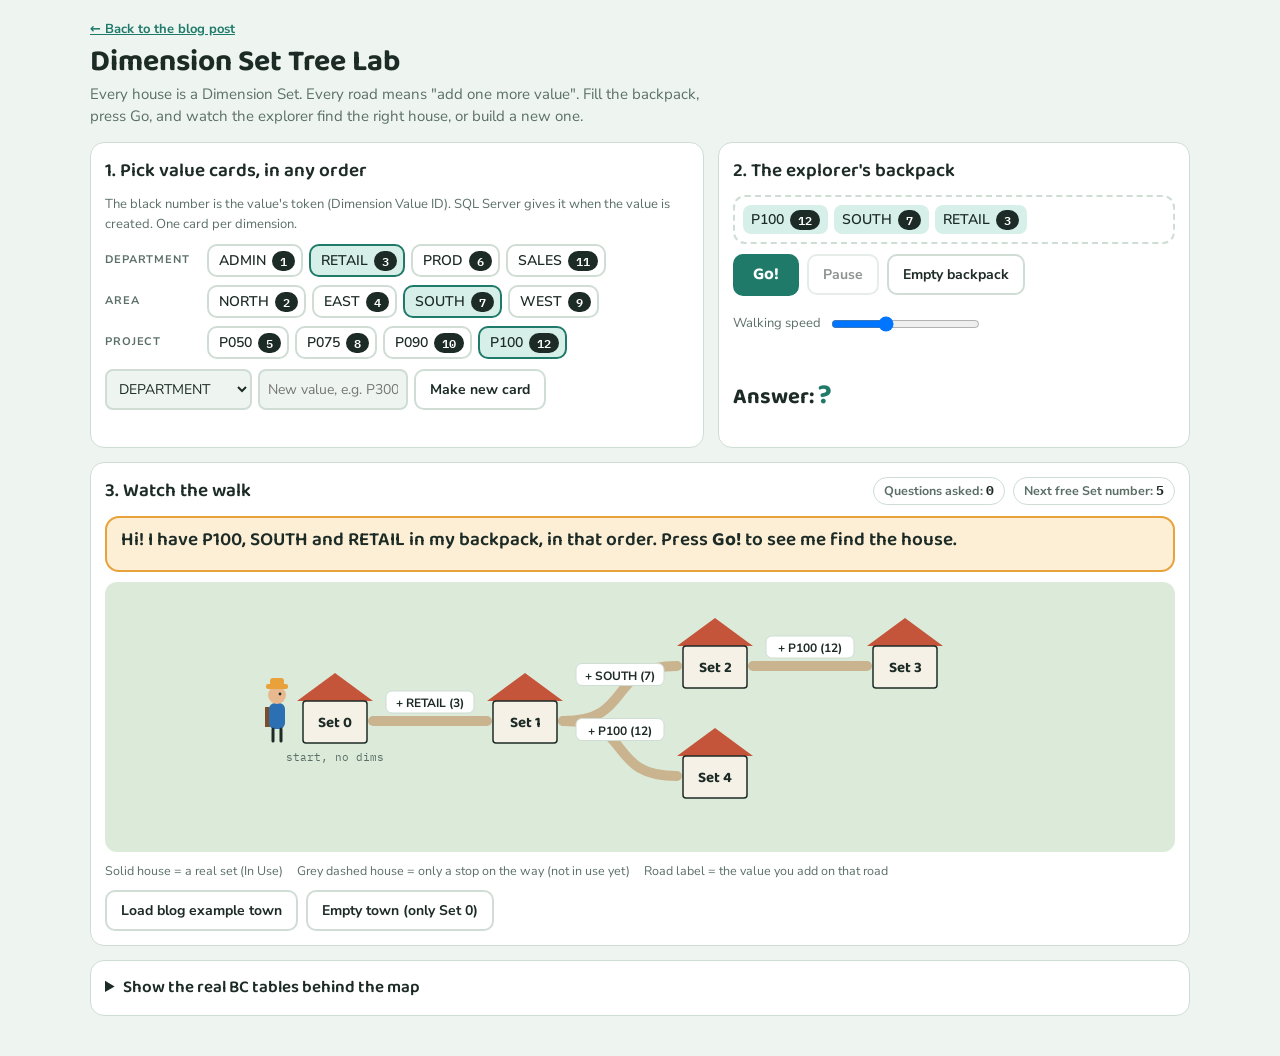
<file: demos/dimension-set-tree-lab.html>
<!doctype html>
<html lang="en">
<head>
<meta charset="utf-8">
<meta name="viewport" content="width=device-width, initial-scale=1, viewport-fit=cover">
<title>Dimension Set Tree Lab</title>
<meta name="claude:viewport-fit-sides" content="cover">
<link rel="preconnect" href="https://fonts.googleapis.com">
<link rel="stylesheet" href="https://fonts.googleapis.com/css2?family=Baloo+2:wght@500;600;700&family=Nunito+Sans:wght@400;600;700&family=IBM+Plex+Mono:wght@500&display=swap">
<style>
/* Layout: a storybook map. Backpack of value cards on top, the town of Set houses in the middle, the notebook table tucked below. */
:root{
  --bg:#eef5f1; --panel:#ffffff; --line:#cfddd5; --fg:#1d2b26; --muted:#5b6f67;
  --road:#c9b48f; --grass:#dcebd9; --house:#f6f1e6; --roof:#c4553a; --roof-step:#a8b3ad;
  --accent:#1f7a6a; --accent-soft:#d6efe8; --sun:#e9a23b; --sun-soft:#fcefd6; --new:#c4553a; --new-soft:#f9e1d9;
  --card:#ffffff; --tok-bg:#1d2b26; --tok-fg:#ffffff; --hero-body:#2d6fb3; --hero-skin:#e8b98f; --hero-hat:#e9a23b; --hero-pack:#7a4e2d;
  --display:"Baloo 2","Trebuchet MS",system-ui,sans-serif; --body:"Nunito Sans","Segoe UI",system-ui,sans-serif; --mono:"IBM Plex Mono",ui-monospace,Consolas,monospace;
}
@media (prefers-color-scheme: dark){:root:not([data-theme="light"]){
  --bg:#13201c; --panel:#1b2c27; --line:#2f443d; --fg:#e8f1ed; --muted:#9db3aa;
  --road:#6b5d45; --grass:#1f3530; --house:#2a3a35; --roof:#d9714f; --roof-step:#56655f;
  --accent:#5cc4b0; --accent-soft:#1d3f38; --sun:#f0b65a; --sun-soft:#3b2f18; --new:#ec8a6c; --new-soft:#3e2219;
  --card:#22362f; --tok-bg:#e8f1ed; --tok-fg:#13201c; color-scheme:dark}}
:root[data-theme="dark"]{
  --bg:#13201c; --panel:#1b2c27; --line:#2f443d; --fg:#e8f1ed; --muted:#9db3aa;
  --road:#6b5d45; --grass:#1f3530; --house:#2a3a35; --roof:#d9714f; --roof-step:#56655f;
  --accent:#5cc4b0; --accent-soft:#1d3f38; --sun:#f0b65a; --sun-soft:#3b2f18; --new:#ec8a6c; --new-soft:#3e2219;
  --card:#22362f; --tok-bg:#e8f1ed; --tok-fg:#13201c; color-scheme:dark}
*{box-sizing:border-box}
body{background:var(--bg);color:var(--fg);font-family:var(--body);font-size:15px;line-height:1.5;margin:0;
  padding-left:max(16px,env(safe-area-inset-left,0px));padding-right:max(16px,env(safe-area-inset-right,0px));padding-block:20px 40px}
.wrap{max-width:1100px;margin:0 auto;display:flex;flex-direction:column;gap:14px}
h1{font-family:var(--display);font-weight:700;font-size:30px;line-height:1.1;margin:0}
.lead{margin:4px 0 0;color:var(--muted);max-width:70ch}
.panel{background:var(--panel);border:1px solid var(--line);border-radius:14px;padding:14px;display:flex;flex-direction:column;gap:10px;min-width:0}
h2{font-family:var(--display);font-weight:600;font-size:19px;margin:0}
.hint{color:var(--muted);font-size:13px;margin:0}
.dimrow{display:flex;flex-wrap:wrap;align-items:center;gap:6px}
.dimname{font-size:11px;letter-spacing:.08em;text-transform:uppercase;color:var(--muted);font-weight:700;min-width:96px}
.vcard{display:inline-flex;align-items:center;gap:6px;border:2px solid var(--line);background:var(--card);color:var(--fg);border-radius:10px;padding:4px 6px 4px 10px;font:inherit;font-size:14px;font-weight:600;cursor:pointer}
.vcard:hover{border-color:var(--accent)}
.vcard.on{border-color:var(--accent);background:var(--accent-soft)}
.vcard.pop{animation:pop .9s ease}
.tok{font-family:var(--mono);font-size:12px;background:var(--tok-bg);color:var(--tok-fg);border-radius:999px;padding:1px 8px}
@keyframes pop{0%{transform:scale(.5)}60%{transform:scale(1.12)}100%{transform:scale(1)}}
button:focus-visible,input:focus-visible,select:focus-visible,summary:focus-visible{outline:3px solid var(--accent);outline-offset:2px}
.top{display:grid;grid-template-columns:minmax(0,1.3fr) minmax(0,1fr);gap:14px}
@media (max-width:820px){.top{grid-template-columns:minmax(0,1fr)}}
.pack{display:flex;flex-wrap:wrap;gap:6px;align-items:center;min-height:40px;padding:8px;border:2px dashed var(--line);border-radius:12px}
.pack .empty{color:var(--muted);font-size:13px}
.pchip{display:inline-flex;gap:6px;align-items:center;border-radius:8px;padding:4px 8px;background:var(--accent-soft);font-weight:600;font-size:14px}
.pchip.cur{outline:3px solid var(--sun)} .pchip.done{opacity:.55}
.row{display:flex;flex-wrap:wrap;gap:8px;align-items:center}
.btn{font:inherit;font-size:14px;font-weight:700;padding:8px 14px;border-radius:10px;border:2px solid var(--line);background:var(--panel);color:var(--fg);cursor:pointer}
.btn:hover{border-color:var(--accent)}
.btn.go{background:var(--accent);border-color:var(--accent);color:var(--panel);font-family:var(--display);font-size:17px;padding:6px 18px}
.btn:disabled{opacity:.5;cursor:not-allowed}
form.add{display:flex;flex-wrap:wrap;gap:6px}
input,select{font:inherit;font-size:14px;padding:6px 8px;border:2px solid var(--line);border-radius:8px;background:var(--bg);color:var(--fg);min-width:0}
#addCode{width:150px}
.err{color:var(--new);font-size:13px;min-height:1em;margin:0}
.speed{display:flex;align-items:center;gap:8px;font-size:13px;color:var(--muted)}
.stage{position:relative}
.bubble{font-family:var(--display);font-size:19px;font-weight:600;line-height:1.3;background:var(--sun-soft);border:2px solid var(--sun);border-radius:14px;padding:10px 14px;min-height:56px;display:block}
.mapbox{overflow-x:auto;border-radius:12px;background:var(--grass)}
svg#map{display:block;margin:0 auto}
.road{stroke:var(--road);stroke-width:10;stroke-linecap:round;fill:none}
.road.lit{stroke:var(--sun)}
.road.newroad{stroke:var(--new);stroke-dasharray:6 6}
.wall{fill:var(--house);stroke:var(--fg);stroke-width:1.5}
.wall.empty{stroke-dasharray:4 3}
.roof{fill:var(--roof)} .roof.empty{fill:var(--roof-step)}
.sign{font-family:var(--display);font-weight:700;font-size:15px;fill:var(--fg)}
.lbl{font-family:var(--body);font-weight:700;font-size:12px;fill:var(--fg)}
.lblsub{font-family:var(--mono);font-size:11px;fill:var(--muted)}
.ring{fill:none;stroke:var(--sun);stroke-width:4}
.newring{fill:none;stroke:var(--new);stroke-width:4}
.hero .legs line{stroke:var(--fg);stroke-width:3;stroke-linecap:round}
.hero.walking .legL{animation:stepA .32s infinite alternate}
.hero.walking .legR{animation:stepB .32s infinite alternate}
@keyframes stepA{from{transform:rotate(18deg)}to{transform:rotate(-18deg)}}
@keyframes stepB{from{transform:rotate(-18deg)}to{transform:rotate(18deg)}}
.legL,.legR{transform-box:fill-box;transform-origin:top center}
.hero.cheer{animation:jump .5s ease 3}
@keyframes jump{0%,100%{transform:translateY(0)}50%{transform:translateY(-10px)}}
.heroWrap{transform-box:fill-box}
.answer{font-family:var(--display);font-size:22px;font-weight:700}
.answer .num{color:var(--accent);font-size:28px}
.counters{display:flex;flex-wrap:wrap;gap:8px}
.pill{font-size:12.5px;font-weight:700;border:1px solid var(--line);border-radius:999px;padding:3px 10px;color:var(--muted);background:var(--panel)}
.pill b{color:var(--fg);font-family:var(--mono)}
.legend{display:flex;flex-wrap:wrap;gap:14px;font-size:12.5px;color:var(--muted)}
details summary{cursor:pointer;font-family:var(--display);font-weight:600;font-size:17px}
.tbl{overflow-x:auto;margin-top:8px}
table{width:100%;border-collapse:collapse;font-size:13px}
th,td{text-align:left;padding:5px 6px;border-bottom:1px solid var(--line);white-space:nowrap;font-variant-numeric:tabular-nums}
th{font-size:11px;letter-spacing:.05em;text-transform:uppercase;color:var(--muted)}
tr.hl{background:var(--sun-soft)} tr.nw{background:var(--new-soft)}
@media (prefers-reduced-motion:reduce){*{animation:none!important;transition:none!important}}
</style>

</head>
<body>
<div class="wrap">
  <header>
    <p class="hint" style="margin:0 0 6px"><a href="../#/post/2026-11-13-dimensions-and-dimension-set-id-explained" style="color:var(--accent);font-weight:700">← Back to the blog post</a></p>
    <h1>Dimension Set Tree Lab</h1>
    <p class="lead">Every house is a Dimension Set. Every road means "add one more value". Fill the backpack, press Go, and watch the explorer find the right house, or build a new one.</p>
  </header>

  <div class="top">
    <section class="panel" aria-labelledby="h-cards">
      <h2 id="h-cards">1. Pick value cards, in any order</h2>
      <p class="hint">The black number is the value's token (Dimension Value ID). SQL Server gives it when the value is created. One card per dimension.</p>
      <div id="cards" style="display:flex;flex-direction:column;gap:8px"></div>
      <form class="add" id="addForm" autocomplete="off">
        <select id="addDim" aria-label="Dimension"></select>
        <input id="addCode" maxlength="20" placeholder="New value, e.g. P300" aria-label="New value code">
        <button class="btn" type="submit">Make new card</button>
      </form>
      <p class="err" id="addErr" role="alert"></p>
    </section>
    <section class="panel" aria-labelledby="h-pack">
      <h2 id="h-pack">2. The explorer's backpack</h2>
      <div class="pack" id="pack"></div>
      <div class="row">
        <button class="btn go" id="go" type="button">Go!</button>
        <button class="btn" id="pause" type="button" aria-pressed="false" disabled>Pause</button>
        <button class="btn" id="clear" type="button">Empty backpack</button>
      </div>
      <label class="speed" for="speed">Walking speed <input type="range" id="speed" min="1" max="4" step="1" value="2"></label>
      <p class="err" id="goErr" role="alert"></p>
      <div class="answer" id="answer" aria-live="polite">Answer: <span class="num">?</span></div>
    </section>
  </div>

  <section class="panel stage" aria-labelledby="h-town">
    <div class="row" style="justify-content:space-between">
      <h2 id="h-town">3. Watch the walk</h2>
      <div class="counters">
        <span class="pill">Questions asked: <b id="cnt">0</b></span>
        <span class="pill">Next free Set number: <b id="nextSet">1</b></span>
      </div>
    </div>
    <div class="bubble" id="bubble" aria-live="polite">Hi! Put some cards in my backpack and press Go.</div>
    <div class="mapbox"><svg id="map" role="img" aria-label="Map of dimension set houses connected by roads"></svg></div>
    <div class="legend">
      <span>Solid house = a real set (In Use)</span>
      <span>Grey dashed house = only a stop on the way (not in use yet)</span>
      <span>Road label = the value you add on that road</span>
    </div>
    <div class="row">
      <button class="btn" id="example" type="button">Load blog example town</button>
      <button class="btn" id="empty" type="button">Empty town (only Set 0)</button>
    </div>
  </section>

  <section class="panel">
    <details>
      <summary>Show the real BC tables behind the map</summary>
      <p class="hint" style="margin-top:6px">Each road is one row of table 481. "Parent" is the house you start from, "Value ID" is the token on the road, "Set ID" is the house it leads to.</p>
      <div class="tbl"><table><thead><tr><th>Parent Set ID</th><th>Dim. Value ID</th><th>Set ID</th><th>In Use</th></tr></thead><tbody id="t481"></tbody></table></div>
    </details>
  </section>
</div>

<script>
(function(){
const DIMS=['DEPARTMENT','AREA','PROJECT'];
const SEED=[['DEPARTMENT','ADMIN'],['AREA','NORTH'],['DEPARTMENT','RETAIL'],['AREA','EAST'],['PROJECT','P050'],['DEPARTMENT','PROD'],['AREA','SOUTH'],['PROJECT','P075'],['AREA','WEST'],['PROJECT','P090'],['DEPARTMENT','SALES'],['PROJECT','P100']];
let dims,values,nextToken,nodes,nextSet,pack,running=false,hero={x:0,y:0},litRoads=[],ringSet=null,newSet=null,count=0;
const $=id=>document.getElementById(id);
const reduce=window.matchMedia&&matchMedia('(prefers-reduced-motion: reduce)').matches;
const sp=()=>({1:1.7,2:1,3:.6,4:.3}[$('speed').value]);
let paused=false;
const wait=ms=>new Promise(r=>{let left=reduce?Math.min(ms,150):ms*sp(),last=performance.now();const tick=()=>{const now=performance.now();if(!paused)left-=now-last;last=now;if(left<=0)r();else setTimeout(tick,40)};setTimeout(tick,40)});
const val=t=>values.find(v=>v.id===t);
const esc=s=>String(s).replace(/[&<>"]/g,c=>({'&':'&amp;','<':'&lt;','>':'&gt;','"':'&quot;'}[c]));
const name=t=>esc(val(t).code)+' ('+t+')';
const SVGNS='http://www.w3.org/2000/svg';

function freshValues(){dims=DIMS.slice();values=SEED.map((d,i)=>({id:i+1,dim:d[0],code:d[1]}));nextToken=SEED.length+1}
function addSet(tokens){const s=tokens.slice().sort((a,b)=>a-b);let cur=0,n=null;s.forEach(t=>{n=nodes.find(x=>x.parent===cur&&x.token===t);if(!n){n={parent:cur,token:t,set:nextSet++,inUse:false};nodes.push(n)}cur=n.set});if(n)n.inUse=true}
function emptyTown(){nodes=[];nextSet=1;afterTownChange()}
function exampleTown(){nodes=[];nextSet=1;addSet([3]);addSet([3,7]);addSet([3,7,12]);addSet([3,12]);afterTownChange()}
function afterTownChange(){litRoads=[];ringSet=null;newSet=null;layout();hero=pos[0];drawMap();drawTable();$('nextSet').textContent=nextSet;$('answer').innerHTML='Answer: <span class="num">?</span>'}

/* tree layout: depth across, leaves down */
let pos={},W=600,H=200;
function layout(){
  pos={};const kids=p=>nodes.filter(n=>n.parent===p).sort((a,b)=>a.token-b.token);
  let leaf=0,maxD=0;
  const visit=(set,d)=>{maxD=Math.max(maxD,d);const k=kids(set);let y;
    if(!k.length){y=leaf++}else{const ys=k.map(c=>visit(c.set,d+1));y=(ys[0]+ys[ys.length-1])/2}
    pos[set]={x:70+d*190,y:70+y*110};return y};
  visit(0,0);W=Math.max(620,70+maxD*190+110);H=Math.max(200,70+(Math.max(leaf,1)-1)*110+90);
}
function el(tag,attrs,parent,text){const e=document.createElementNS(SVGNS,tag);for(const k in attrs)e.setAttribute(k,attrs[k]);if(text!=null)e.textContent=text;if(parent)parent.appendChild(e);return e}
function drawMap(){
  const svg=$('map');svg.innerHTML='';svg.setAttribute('viewBox','0 0 '+W+' '+H);svg.setAttribute('width',W);svg.setAttribute('height',H);
  const gr=el('g',{},svg),gh=el('g',{},svg);
  nodes.forEach(n=>{const a=pos[n.parent],b=pos[n.set];
    const key=n.parent+'-'+n.token;
    const cls='road'+(litRoads.includes(key)?' lit':'')+(newSet===n.set?' newroad':'');
    el('path',{d:'M'+(a.x+38)+' '+(a.y+14)+' C '+(a.x+110)+' '+(a.y+14)+', '+(b.x-110)+' '+(b.y+14)+', '+(b.x-38)+' '+(b.y+14),class:cls},gr);
    const mx=(a.x+b.x)/2,my=(a.y+b.y)/2+14;
    el('rect',{x:mx-44,y:my-30,width:88,height:22,rx:6,fill:'var(--panel)',stroke:'var(--line)'},gr);
    el('text',{x:mx,y:my-14,'text-anchor':'middle',class:'lbl'},gr,'+ '+val(n.token).code+' ('+n.token+')');
  });
  const house=(set,inUse,label)=>{const p=pos[set];const g=el('g',{},gh);
    if(ringSet===set) el('circle',{cx:p.x,cy:p.y+4,r:48,class:'ring'},g);
    if(newSet===set) el('circle',{cx:p.x,cy:p.y+4,r:48,class:'newring'},g);
    el('polygon',{points:(p.x-38)+','+(p.y-6)+' '+p.x+','+(p.y-34)+' '+(p.x+38)+','+(p.y-6),class:'roof'+(inUse?'':' empty')},g);
    el('rect',{x:p.x-32,y:p.y-6,width:64,height:42,rx:3,class:'wall'+(inUse?'':' empty')},g);
    el('text',{x:p.x,y:p.y+20,'text-anchor':'middle',class:'sign'},g,'Set '+set);
    if(label) el('text',{x:p.x,y:p.y+54,'text-anchor':'middle',class:'lblsub'},g,label);
  };
  house(0,true,'start, no dims');
  nodes.forEach(n=>house(n.set,n.inUse,n.inUse?'':'stop only'));
  drawHero(svg);
}
function drawHero(svg){
  const old=$('hero');if(old)old.remove();
  const g=el('g',{id:'hero',transform:'translate('+(hero.x-62)+','+(hero.y+2)+')'},svg);
  const b=el('g',{class:'hero'+(window._walking?' walking':'')+(window._cheer?' cheer':'')},g);
  el('rect',{x:-11,y:-2,width:10,height:20,rx:3,fill:'var(--hero-pack)'},b);
  el('rect',{x:-4,y:-6,width:16,height:26,rx:6,fill:'var(--hero-body)'},b);
  el('circle',{cx:4,cy:-14,r:9,fill:'var(--hero-skin)'},b);
  el('circle',{cx:7,cy:-15,r:1.4,fill:'var(--fg)'},b);
  el('rect',{x:-7,y:-25,width:22,height:5,rx:2,fill:'var(--hero-hat)'},b);
  el('rect',{x:-3,y:-31,width:14,height:8,rx:3,fill:'var(--hero-hat)'},b);
  const legs=el('g',{class:'legs'},b);
  el('line',{x1:0,y1:20,x2:0,y2:32,class:'legL'},legs);
  el('line',{x1:8,y1:20,x2:8,y2:32,class:'legR'},legs);
}
function walkTo(target,ms){return new Promise(res=>{
  const from={x:hero.x,y:hero.y},dur=reduce?1:ms*sp(),t0=performance.now();window._walking=true;
  let t0x=t0,pausedAt=null;const step=now=>{if(paused){if(pausedAt===null){pausedAt=now;window._walking=false;drawHero($('map'))}requestAnimationFrame(step);return}if(pausedAt!==null){t0x+=now-pausedAt;pausedAt=null;window._walking=true}const k=Math.min(1,(now-t0x)/dur),e=k<.5?2*k*k:1-Math.pow(-2*k+2,2)/2;
    hero={x:from.x+(target.x-from.x)*e,y:from.y+(target.y-from.y)*e};drawHero($('map'));
    if(k<1)requestAnimationFrame(step);else{window._walking=false;drawHero($('map'));res()}};
  requestAnimationFrame(step);
  const box=document.querySelector('.mapbox');try{box.scrollTo({left:Math.max(0,target.x-box.clientWidth/2),behavior:reduce?'auto':'smooth'})}catch(e){}
})}
function say(html){$('bubble').innerHTML=html}
function drawTable(hl,nw){
  const rows=nodes.slice().sort((a,b)=>a.parent-b.parent||a.token-b.token);
  $('t481').innerHTML=rows.length?rows.map(n=>{const k=n.parent+'-'+n.token;return '<tr class="'+(nw===k?'nw':hl===k?'hl':'')+'"><td>'+n.parent+'</td><td>'+n.token+' '+esc(val(n.token).code)+'</td><td>'+n.set+'</td><td>'+(n.inUse?'Yes':'No')+'</td></tr>'}).join(''):'<tr><td colspan="4" class="hint">No rows yet. Only Set 0 exists.</td></tr>';
}
function drawCards(){
  const box=$('cards');box.innerHTML='';
  dims.forEach(d=>{const r=document.createElement('div');r.className='dimrow';r.innerHTML='<span class="dimname">'+esc(d)+'</span>';
    values.filter(v=>v.dim===d).forEach(v=>{const b=document.createElement('button');b.type='button';b.className='vcard'+(pack.includes(v.id)?' on':'')+(v.fresh?' pop':'');
      b.setAttribute('aria-pressed',pack.includes(v.id));b.innerHTML=esc(v.code)+' <span class="tok">'+v.id+'</span>';
      b.onclick=()=>{if(running)return;$('goErr').textContent='';if(pack.includes(v.id))pack=pack.filter(x=>x!==v.id);else{pack=pack.filter(x=>val(x).dim!==v.dim);pack.push(v.id)}drawCards();drawPack()};
      r.appendChild(b);v.fresh=false});
    box.appendChild(r)});
  const sel=$('addDim'),keep=sel.value;sel.innerHTML='';dims.forEach(d=>{const o=document.createElement('option');o.value=d;o.textContent=d;sel.appendChild(o)});
  const o=document.createElement('option');o.value='__new';o.textContent='New dimension…';sel.appendChild(o);if(keep&&[...sel.options].some(x=>x.value===keep))sel.value=keep;
}
function drawPack(list,cur){
  const items=list||pack;
  $('pack').innerHTML=items.length?items.map((t,i)=>'<span class="pchip'+(cur===i?' cur':'')+(cur>i?' done':'')+'">'+esc(val(t).code)+' <span class="tok">'+t+'</span></span>').join(''):'<span class="empty">Empty. Tap cards on the left.</span>';
}

async function go(){
  if(running)return;
  if(!pack.length){$('goErr').textContent='Put at least one card in the backpack first.';return}
  running=true;['go','clear','example','empty'].forEach(id=>$(id).disabled=true);paused=false;$('pause').disabled=false;$('pause').textContent='Pause';
  count=0;$('cnt').textContent=0;litRoads=[];ringSet=null;newSet=null;window._cheer=false;
  hero=pos[0];drawMap();drawTable();
  const sorted=pack.slice().sort((a,b)=>a-b);
  say('My backpack has '+pack.map(name).join(', ')+'.');await wait(1600);
  drawPack(sorted);say('First, I line up my cards by their number, smallest first: '+sorted.map(name).join(' → ')+'. Now the order you picked does not matter.');await wait(2400);
  let cur=0,node=null;
  ringSet=0;drawMap();say("I'm at <b>Set 0</b>, the starting house. No dimensions yet.");await wait(1500);
  for(let i=0;i<sorted.length;i++){
    const t=sorted[i];drawPack(sorted,i);count++;$('cnt').textContent=count;
    ringSet=cur;drawMap();
    say("I'm at <b>Set "+cur+"</b>. Is there a road for <b>"+name(t)+'</b> from here?');
    drawTable(cur+'-'+t);await wait(1700);
    node=nodes.find(n=>n.parent===cur&&n.token===t);
    if(node){
      litRoads.push(cur+'-'+t);ringSet=null;drawMap();drawTable(cur+'-'+t);
      say('Yes! The road for '+name(t)+' goes to <b>Set '+node.set+'</b>. Walking there.');
      await walkTo(pos[node.set],1300);cur=node.set;
    }else{
      say('No road for '+name(t)+' from Set '+cur+'. I will build one!');await wait(1500);
      node={parent:cur,token:t,set:nextSet++,inUse:false};nodes.push(node);$('nextSet').textContent=nextSet;
      const here={...pos[cur]};layout();
      const shift={x:pos[cur].x-here.x,y:pos[cur].y-here.y};hero={x:hero.x+shift.x,y:hero.y+shift.y};
      newSet=node.set;litRoads.push(cur+'-'+t);ringSet=null;drawMap();drawTable(null,cur+'-'+t);
      say('Built a new road and a new house. SQL Server gave it the next free number: <b>Set '+node.set+'</b>.');
      await walkTo(pos[node.set],1300);cur=node.set;
    }
    await wait(500);
  }
  drawPack(sorted,sorted.length);ringSet=cur;
  if(node.inUse){
    say('This is <b>Set '+cur+'</b>, and someone already lives here. That\'s the answer! I asked only '+count+' question'+(count>1?'s':'')+'.');
  }else{
    node.inUse=true;
    say('Set '+cur+' was empty, so now it becomes a real home (In Use = Yes), and BC writes its '+sorted.length+' value'+(sorted.length>1?'s':'')+' into table 480. Answer: <b>Set '+cur+'</b>!');
  }
  newSet=null;window._cheer=true;drawMap();drawTable();
  $('answer').innerHTML='Answer: <span class="num">Set '+cur+'</span>';
  await wait(1700);window._cheer=false;
  running=false;['go','clear','example','empty'].forEach(id=>$(id).disabled=false);paused=false;$('pause').disabled=true;$('pause').textContent='Pause';$('pause').setAttribute('aria-pressed','false');
}

$('addForm').addEventListener('submit',e=>{e.preventDefault();if(running)return;
  const d=$('addDim').value,code=$('addCode').value.trim().toUpperCase();
  if(!code){$('addErr').textContent=d==='__new'?'Type the new dimension name first.':'Type a value code first.';return}
  if(!/^[A-Z0-9_\-]{1,20}$/.test(code)){$('addErr').textContent='Use letters, digits, - or _ (up to 20).';return}
  if(d==='__new'){if(dims.includes(code)){$('addErr').textContent='That dimension already exists.';return}
    dims.push(code);$('addCode').value='';$('addErr').textContent='';drawCards();$('addDim').value=code;$('addCode').placeholder='New value for '+code;return}
  if(values.some(v=>v.dim===d&&v.code===code)){$('addErr').textContent=code+' already exists under '+d+'.';return}
  const v={id:nextToken++,dim:d,code,fresh:true};values.push(v);$('addCode').value='';$('addErr').textContent='';drawCards();
  if(!running)say('New card <b>'+esc(code)+'</b>! SQL Server gave it the next token: <b>'+v.id+'</b>. This number never changes.');
});
$('addDim').addEventListener('change',()=>{$('addErr').textContent='';$('addCode').placeholder=$('addDim').value==='__new'?'Dimension name, e.g. REGION':'New value, e.g. P300'});
$('addCode').addEventListener('input',()=>{$('addErr').textContent=''});
$('go').onclick=go;
$('pause').onclick=()=>{if(!running)return;paused=!paused;$('pause').textContent=paused?'Resume':'Pause';$('pause').setAttribute('aria-pressed',paused?'true':'false');$('bubble').style.opacity=paused?'.6':'1'};
$('clear').onclick=()=>{pack=[];drawCards();drawPack()};
$('example').onclick=()=>{exampleTown();say('This is the town from the blog: Sets 1 to 4 already exist. Try P100, SOUTH, RETAIL in any order.')};
$('empty').onclick=()=>{emptyTown();say('Brand new company. Only Set 0 exists. Every combination you try will build new roads.')};

freshValues();pack=[12,7,3];exampleTown();drawCards();drawPack();
say('Hi! I have P100, SOUTH and RETAIL in my backpack, in that order. Press <b>Go!</b> to see me find the house.');
})();
</script>
</body>
</html>
</file>
